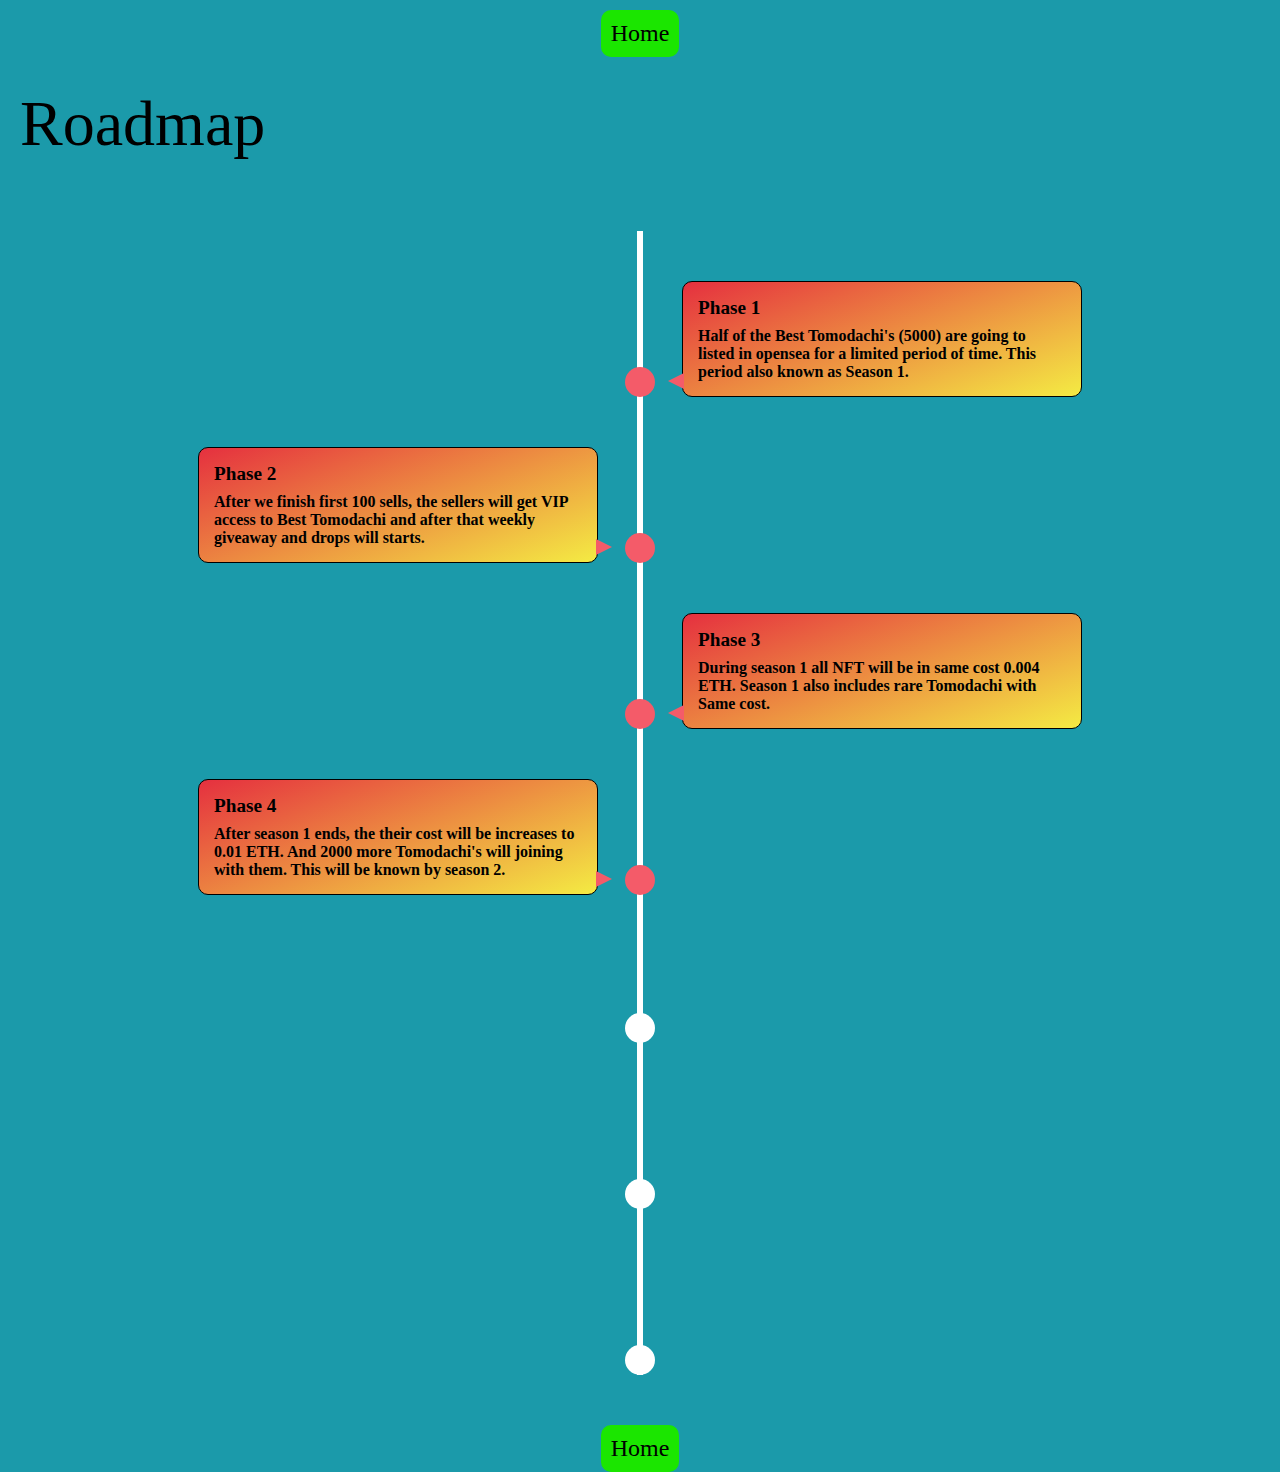
<file: pages/roadmap.html>
<!DOCTYPE html>
<html lang="en">
<head>
    <meta charset="UTF-8">
    <meta http-equiv="X-UA-Compatible" content="IE=edge">
    <link rel="stylesheet" href="../styles/roadmap.css" type="text/css">
    <link rel = "icon" href = "resource/icon_site1.svg" type = "image/x-icon">
    <meta name="viewport" content="width=device-width, initial-scale=1.0">
    <title>Roadmap</title>
    <script src="https://code.jquery.com/jquery-3.6.0.slim.js" integrity="sha256-HwWONEZrpuoh951cQD1ov2HUK5zA5DwJ1DNUXaM6FsY=" crossorigin="anonymous"></script>
    <script src="../scripts/timeline.js" defer></script>
</head>
<body>
  <section class="button" style="margin-top: 10px; margin-bottom: 10px;">
    <a href="../pages/home.html">Home</a>
  </section>
  <section style="color:rgb(0,0,0); font-size: 4rem; margin: 0 auto; padding: 20px;">
    Roadmap
  </section>
  <section>
    <section class="timeline">
      <ul>
        <li>
          <div>
            <time>Phase 1</time>
            Half of the Best Tomodachi's (5000) are going to listed in opensea for a limited period of time. This period also known as Season 1.
          </div>
        </li>
        <li>
          <div>
            <time>Phase 2</time>
            After we finish first 100 sells, the sellers will get VIP access to Best Tomodachi and after that weekly giveaway and drops will starts.
          </div>
        </li>
        <li>
          <div>
            <time>Phase 3</time>
            During season 1 all NFT will be in same cost 0.004 ETH. Season 1 also includes rare Tomodachi with Same cost.
          </div>
        </li>
        <li>
          <div>
            <time>Phase 4</time>
            After season 1 ends, the their cost will be increases to 0.01 ETH. And 2000 more Tomodachi's will joining with them. This will be known by season 2.
          </div>
        </li>
        <li>
          <div>
            <time>Phase 5</time>
            Season 2 also going listing for a limited period of time including rare Tomodachi's with same cost 0.01 ETH.
          </div>
        </li>
        <li>
          <div>
            <time>Phase 6</time>
            When we finish 4444 sales finish then Season 3 will starts with more giveaways and new 2500 Tomodachi's going to meet old Tomodachi's.
          </div>
        </li>
        <li>
          <div>
            <time>Phase 7</time>
            The rarest of the rare Best Tomodachi going to launch when 6666 sales completed with cost 0.05 ETH.
          </div>
        </li>
      </ul>
    </section>
  </section>
  <section class="button">
    <a href="../pages/home.html">Home</a>
  </section>
</body>
</html>
</file>
<file: styles/roadmap.css>
*{
  margin: 0;
  padding: 0;
  box-sizing: border-box;
}

a{
  text-decoration:  none !important;
  color: rgb(0, 0, 0) !important;
}
.timeline{
  width: 100%;
}


body{
  background: #1B9AAA;
}
/* width */
::-webkit-scrollbar {
  width: 10px;
}

/* Track */

/* Handle */
::-webkit-scrollbar-thumb {
  background: linear-gradient(490deg, #00bce6, rgb(145, 7, 120));
  border-radius: 10px;
}
::-webkit-scrollbar-thumb:hover{

    background: linear-gradient(490deg, #1be600, rgb(145, 7, 120));
}
.timeline ul {
  background: #1B9AAA;
  padding: 50px 0;
}
.timeline ul li {
  list-style-type: none;
  position: relative;
  width: 6px;
  font-weight: 600;
  margin: 0 auto;
  padding-top: 50px;
  background: #fff;
}
.timeline ul li::after {
  content: '';
  position: absolute;
  left: 50%;
  bottom: 0;
  transform: translateX(-50%);
  width: 30px;
  height: 30px;
  border-radius: 50%;
  background: inherit;
}
.timeline ul li div {
  position: relative;
  bottom: 0;
  width: 400px;
  border: solid thin rgb(0, 0, 0);
  padding: 15px;
  border-radius: 10px;
  background: linear-gradient(160deg , #e5303f , #f4eb43);
}
.timeline ul li div::before {
  content: '';
  position: absolute;
  bottom: 7px;
  width: 0;
  height: 0;
  border-style: solid;
}
.timeline ul li:nth-child(odd) div { left: 45px; }
.timeline ul li:nth-child(odd) div::before {
  left: -15px;
  border-width: 8px 16px 8px 0;
  border-color: transparent #F45B69 transparent transparent;
}
.timeline ul li:nth-child(even) div { left: -439px; }
.timeline ul li:nth-child(even) div::before {
  right: -15px;
  border-width: 8px 0 8px 16px;
  border-color: transparent transparent transparent #F45B69;
}
time {
  display: block;
  font-size: 1.2rem;
  font-weight: bold;
  margin-bottom: 8px;
}

.timeline ul li::after { transition: background .5s ease-in-out; }
.timeline ul li.in-view::after { background: #F45B69; }
.timeline ul li div {
  visibility: hidden;
  opacity: 0;
  transition: all .5s ease-in-out;
}
.timeline ul li:nth-child(odd) div { transform: translate3d(200px, 0, 0); }
.timeline ul li:nth-child(even) div { transform: translate3d(-200px, 0, 0); }
.timeline ul li.in-view div {
  transform: none;
  visibility: visible;
  opacity: 1;
}
@media screen and (max-width: 900px) {
  .timeline ul li div { width: 250px; }
  .timeline ul li:nth-child(even) div { left: -289px; /*250+45-6*/
  }
  }
  @media screen and (max-width: 600px) {
  .timeline ul li { margin-left: 20px; }
  .timeline ul li div { width: calc(100vw - 91px); }
  .timeline ul li:nth-child(even) div { left: 45px; }
  .timeline ul li:nth-child(even) div::before {
    left: -15px;
    border-width: 8px 16px 8px 0;
    border-color: transparent #F45B69 transparent transparent;
  }
  }

.button{
  width:max-content;
  margin: 0 auto;
  border-radius: 10px;
  background: #1be600;
  color: rgb(0, 0, 0);
  text-align: center;
  padding: 10px 0px 10px 0px;
}
.button :hover{
  background: #F45B69;
  box-shadow:  0px 0px 10px 2px #F45B69;
  padding: 20px !important;
  border-radius: 10px !important;
  color: #fff !important;
}

.button  a{
  font-size: 1.5rem;
  padding: 10px 10px 10px 10px;
}
</file>
